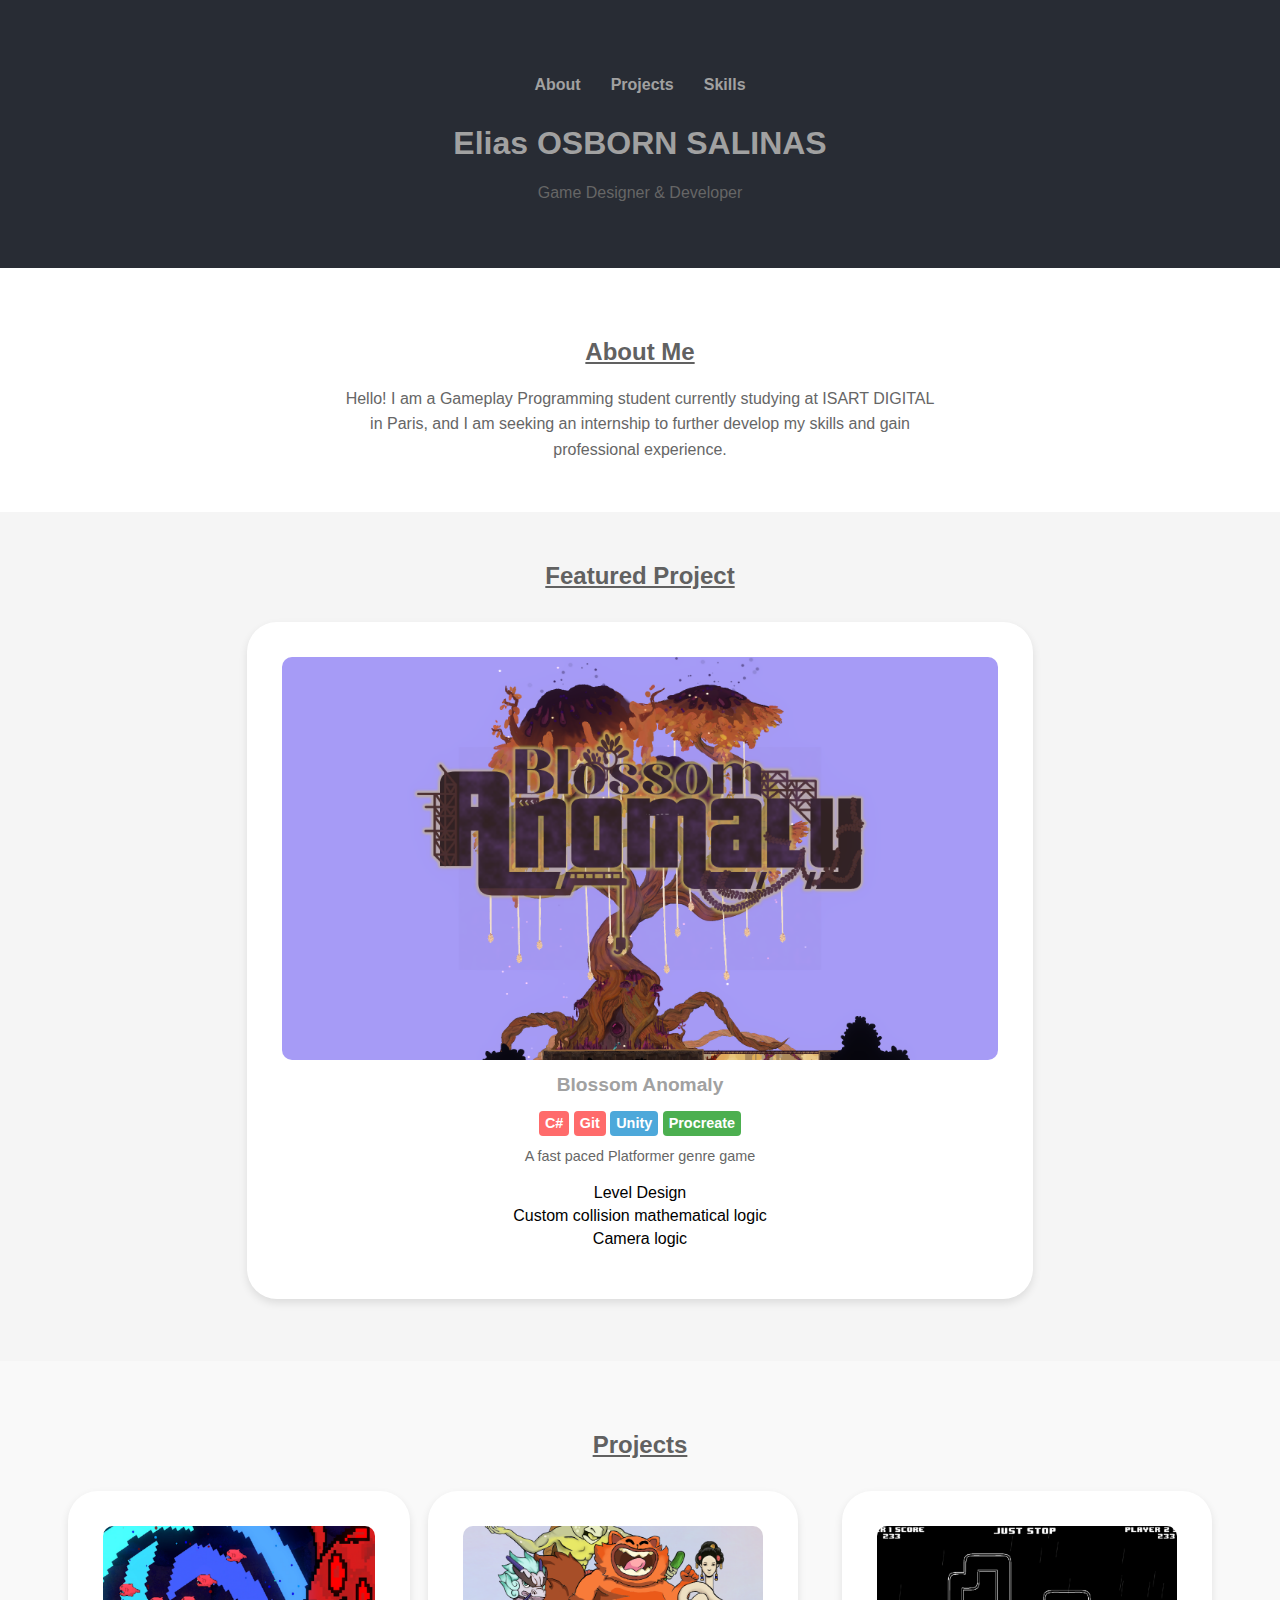
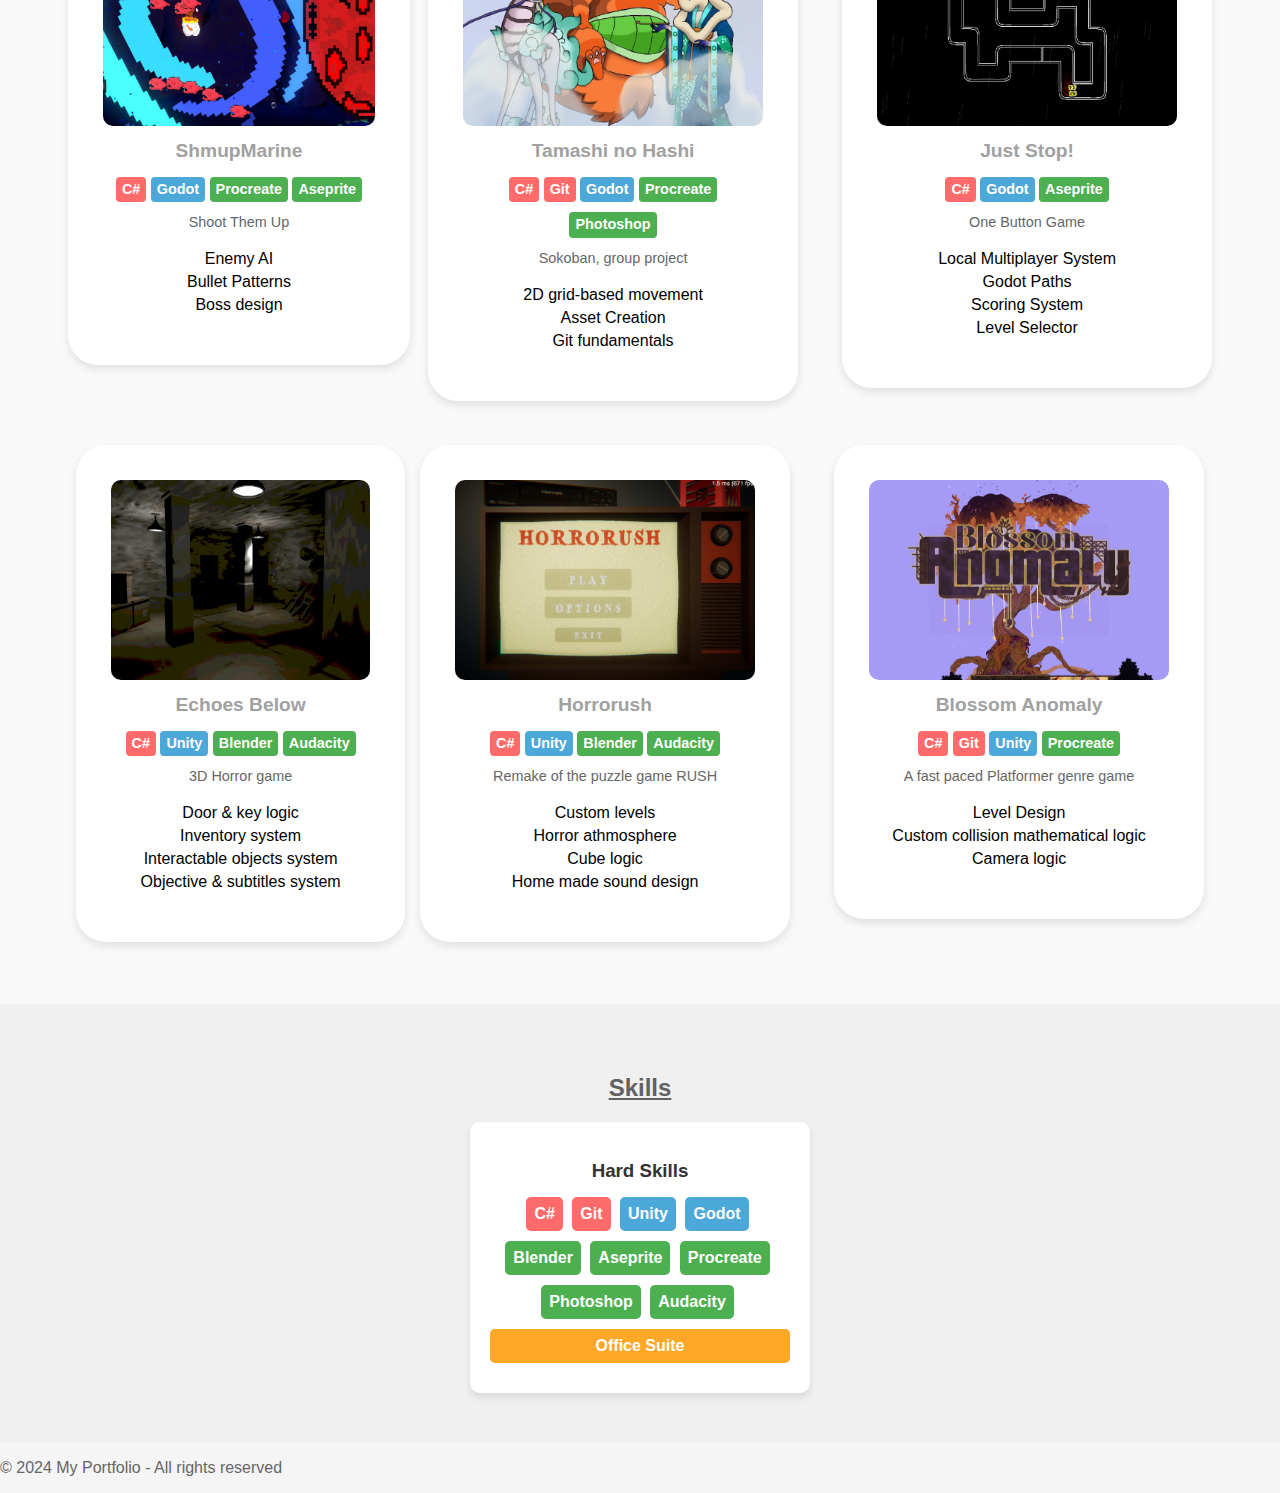
<file: index.html>
<!DOCTYPE html>
<html lang="en">
<head>
    <meta charset="UTF-8">
    <meta name="viewport" content="width=device-width, initial-scale=1.0">
    <meta name="description" content="Game Design and Development Portfolio">
    <title>Elias OSBORN SALINAS</title>
    <link rel="stylesheet" href="style.css">
</head>

<body>
    <!-- Header -->
    <header>
        <nav>
            <ul>
                <li><a href="#about">About</a></li>
                <li><a href="#projects">Projects</a></li>
                <li><a href="#skills">Skills</a></li>
            </ul>
        </nav>
        <h1>Elias OSBORN SALINAS</h1>
        <p>Game Designer & Developer</p>
    </header>

    <!-- About Section -->
    <section id="about">
        <h2>About Me</h2>
        <p>Hello! I am a Gameplay Programming student currently studying at ISART DIGITAL in Paris, and I am seeking an internship to further develop my skills and gain professional experience.</p>
    </section>

    <!-- Featured Project Section -->
    <section id="featured-project">
        <h2>Featured Project</h2>
        <a href="blossomanomaly.html" class="project-link">
            <div class="project">
                <img src="assets/images/blossomanomaly.png" alt="blossom_anomaly">
                <h3>Blossom Anomaly</h3>
                <p class="code-skill">C#</p>
                <p class="code-skill">Git</p>
                <p class="editor-skill">Unity</p>
                <p class="asset-skill">Procreate</p>
                <p>A fast paced Platformer genre game</p>
                <ul>
                    <li>Level Design</li>
                    <li>Custom collision mathematical logic</li>
                    <li>Camera logic</li>
                </ul>
            </div>
        </a>
    </section>

    <!-- Projects Section -->
    <section id="projects">
        <h2>Projects</h2>
        <div class="project-grid">
            <!-- ShmupMarine Project -->
            <a href="shmupmarine.html" class="project-link">
                <div class="project">
                    <img src="assets/images/project1.png" alt="ShmupMarine">
                    <h3>ShmupMarine</h3>
                    <p class="code-skill">C#</p>
                    <p class="editor-skill">Godot</p>
                    <p class="asset-skill">Procreate</p>
                    <p class="asset-skill">Aseprite</p>
                    <p>Shoot Them Up</p>
                    <ul>
                        <li>Enemy AI</li>
                        <li>Bullet Patterns</li>
                        <li>Boss design</li>
                    </ul>
                </div>
            </a>

            <!-- Tamashi no Hashi Project -->
            <a href="tamashi_no_hashi.html" class="project-link">
                <div class="project">
                    <img src="assets/images/project2.png" alt="Tamashi no Hashi">
                    <h3>Tamashi no Hashi</h3>
                    <p class="code-skill">C#</p>
                    <p class="code-skill">Git</p>
                    <p class="editor-skill">Godot</p>
                    <p class="asset-skill">Procreate</p>
                    <p class="asset-skill">Photoshop</p>
                    <p>Sokoban, group project</p>
                    <ul>
                        <li>2D grid-based movement</li>
                        <li>Asset Creation</li>
                        <li>Git fundamentals</li>
                    </ul>
                </div>
            </a>

            <!-- Just Stop! Project -->
            <a href="just_stop.html" class="project-link">
                <div class="project">
                    <img src="assets/images/juststop/just_stop_1.png" alt="Just Stop!">
                    <h3>Just Stop!</h3>
                    <p class="code-skill">C#</p>
                    <p class="editor-skill">Godot</p>
                    <p class="asset-skill">Aseprite</p>
                    <p>One Button Game</p>
                    <ul>
                        <li>Local Multiplayer System</li>
                        <li>Godot Paths</li>
                        <li>Scoring System</li>
                        <li>Level Selector</li>
                    </ul>
                </div>
            </a>

            <!-- Echoes Below Project -->
            <a href="echoes_below.html" class="project-link">
                <div class="project">
                    <img src="assets/images/project4.png" alt="Echoes Below">
                    <h3>Echoes Below</h3>
                    <p class="code-skill">C#</p>
                    <p class="editor-skill">Unity</p>
                    <p class="asset-skill">Blender</p>
                    <p class="asset-skill">Audacity</p>
                    <p>3D Horror game</p>
                    <ul>
                        <li>Door & key logic</li>
                        <li>Inventory system</li>
                        <li>Interactable objects system</li>
                        <li>Objective & subtitles system</li>
                    </ul>
                </div>
            </a>

            <!-- Horrorush Project -->
        <a href="horrorush.html" class="project-link">
            <div class="project">
                <img src="assets/images/horrorush.png" alt="Horrorush">
                <h3>Horrorush</h3>
                <p class="code-skill">C#</p>
                <p class="editor-skill">Unity</p>
                <p class="asset-skill">Blender</p>
                <p class="asset-skill">Audacity</p>
                <p>Remake of the puzzle game RUSH</p>
                <ul>
                    <li>Custom levels</li>
                    <li>Horror athmosphere</li>
                    <li>Cube logic</li>
                    <li>Home made sound design</li>
                </ul>
            </div>
        </a>
        <a href="blossomanomaly.html" class="project-link">
            <div class="project">
                <img src="assets/images/blossomanomaly.png" alt="blossom_anomaly">
                <h3>Blossom Anomaly</h3>
                <p class="code-skill">C#</p>
                <p class="code-skill">Git</p>
                <p class="editor-skill">Unity</p>
                <p class="asset-skill">Procreate</p>
                <p>A fast paced Platformer genre game</p>
                <ul>
                    <li>Level Design</li>
                    <li>Custom collision mathematical logic</li>
                    <li>Camera logic</li>
                </ul>
            </div>
        </a>
        </div>
    </section>

    <!-- Skills Section -->
    <section id="skills">
        <h2>Skills</h2>
        <div class="skills-container">
            <div class="skills-section">
                <h3>Hard Skills</h3>
                <ul class="hard-skills">
                    <li class="code-skill">C#</li>
                    <li class="code-skill">Git</li>
                    <li class="editor-skill">Unity</li>
                    <li class="editor-skill">Godot</li>
                    <li class="asset-skill">Blender</li>
                    <li class="asset-skill">Aseprite</li>
                    <li class="asset-skill">Procreate</li>
                    <li class="asset-skill">Photoshop</li>
                    <li class="asset-skill">Audacity</li>
                    <li class="tool-skill">Office Suite</li>
                </ul>
            </div>
        </div>
    </section>

    <!-- Footer -->
    <footer>
        <p>&copy; 2024 My Portfolio - All rights reserved</p>
    </footer>
</body>
</html>
</file>
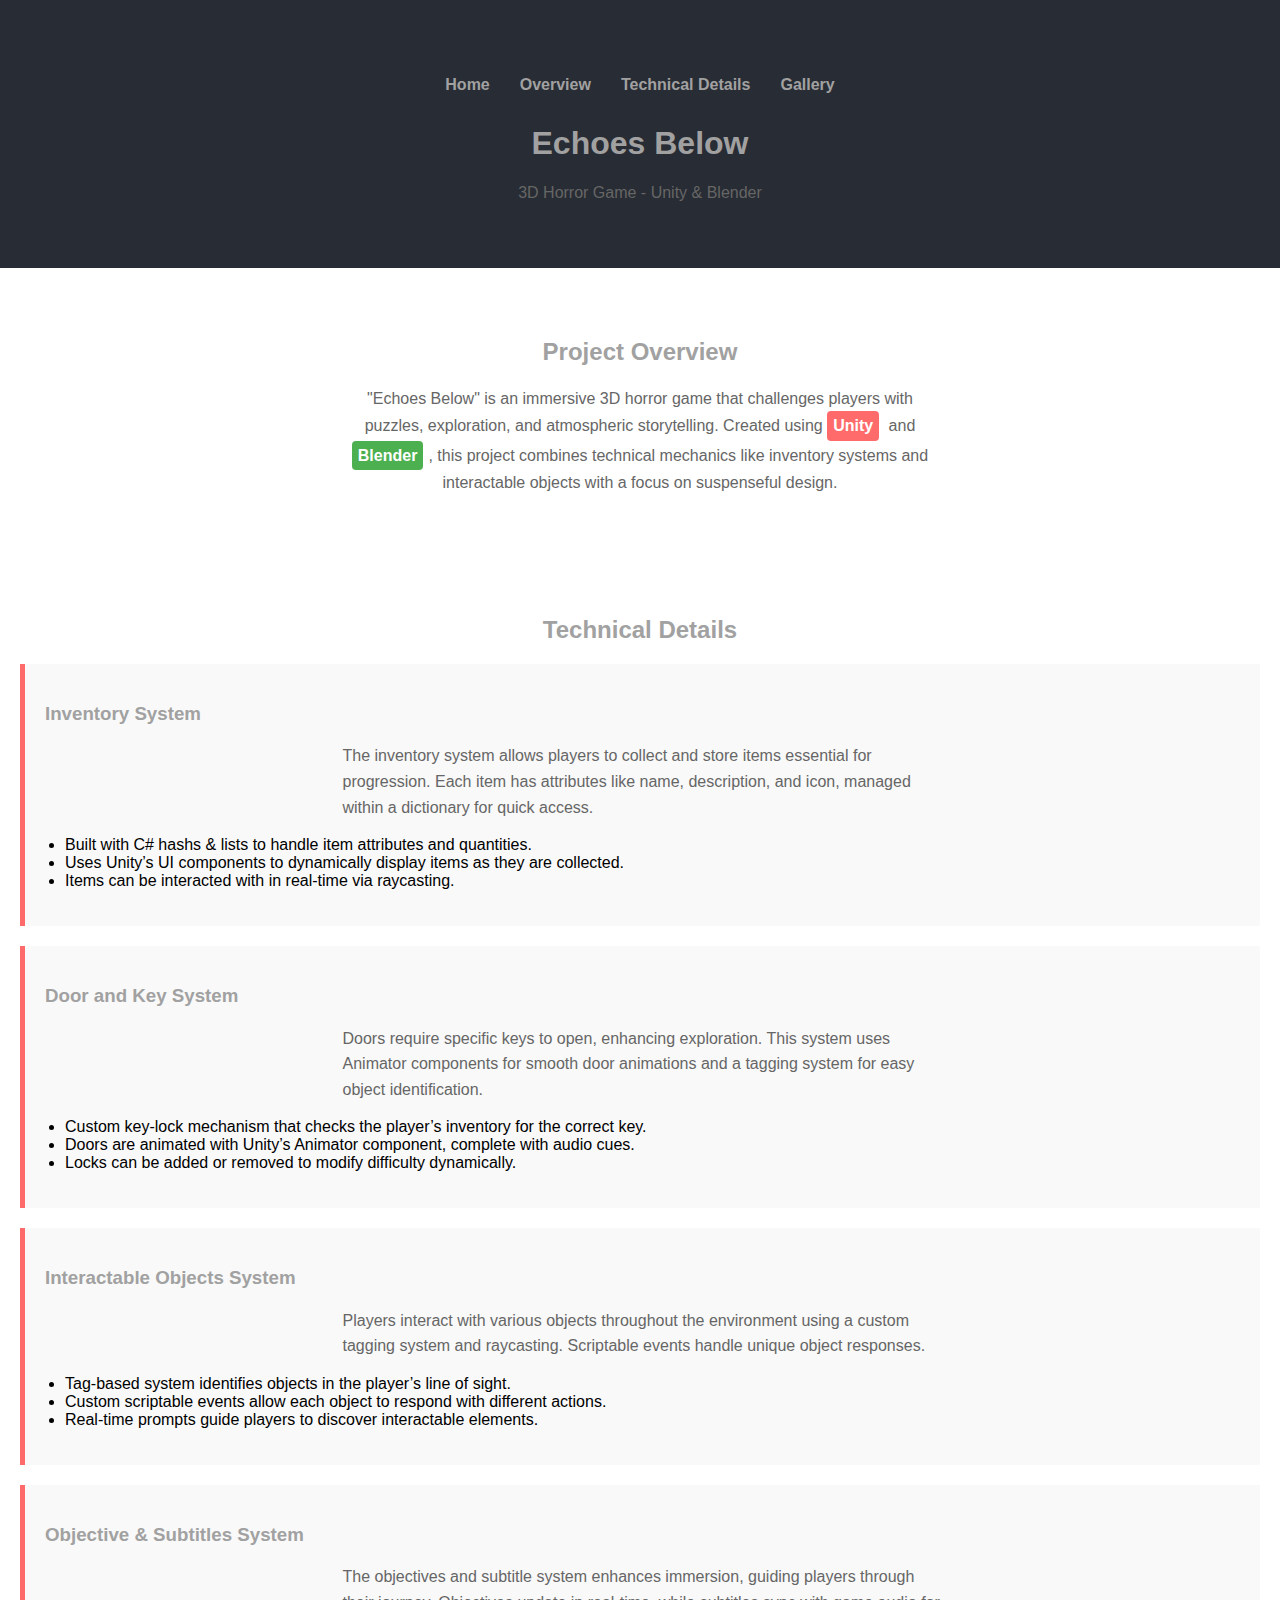
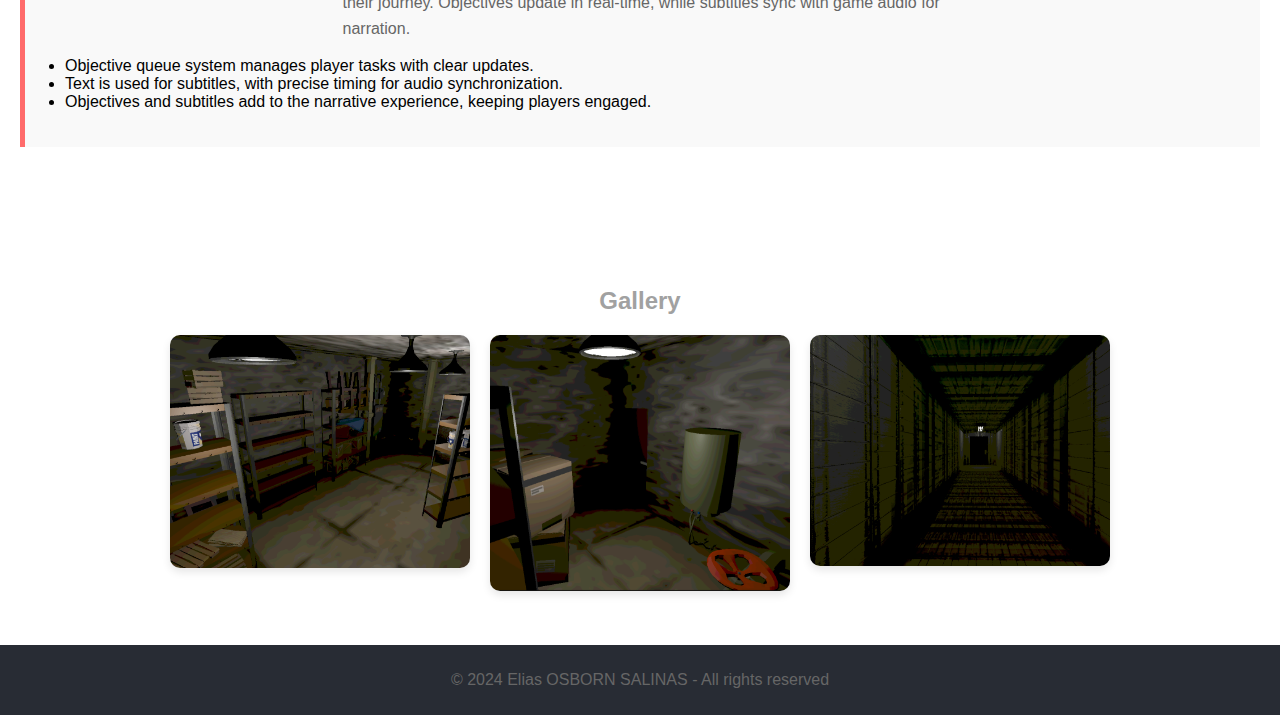
<file: echoes_below.html>
<!DOCTYPE html>
<html lang="en">
<head>
    <meta charset="UTF-8">
    <meta name="viewport" content="width=device-width, initial-scale=1.0">
    <meta name="description" content="Echoes Below - Project Details">
    <title>Echoes Below - Project Details</title>
    <link rel="stylesheet" href="echoesbelowstyle.css"> <!-- Link to the same stylesheet -->
</head>
<body>

    <!-- Header with Navigation -->
    <header>
        <nav>
            <ul>
                <li><a href="index.html">Home</a></li>
                <li><a href="#project-overview">Overview</a></li>
                <li><a href="#technical-details">Technical Details</a></li>
                <li><a href="#gallery">Gallery</a></li>
            </ul>
        </nav>
        <h1>Echoes Below</h1>
        <p>3D Horror Game - Unity & Blender</p>
    </header>

    <!-- Project Overview Section -->
    <section id="project-overview">
        <h2>Project Overview</h2>
        <p>"Echoes Below" is an immersive 3D horror game that challenges players with puzzles, exploration, and atmospheric storytelling. Created using <span class="code-skill">Unity</span> and <span class="asset-skill">Blender</span>, this project combines technical mechanics like inventory systems and interactable objects with a focus on suspenseful design.</p>
    </section>

    <!-- Technical Details Section -->
    <section id="technical-details">
        <h2>Technical Details</h2>

        <!-- Inventory System -->
        <div class="feature">
            <h3>Inventory System</h3>
            <p>The inventory system allows players to collect and store items essential for progression. Each item has attributes like name, description, and icon, managed within a dictionary for quick access.</p>
            <ul>
                <li>Built with C# hashs & lists to handle item attributes and quantities.</li>
                <li>Uses Unity’s UI components to dynamically display items as they are collected.</li>
                <li>Items can be interacted with in real-time via raycasting.</li>
            </ul>
        </div>

        <!-- Door & Key Logic -->
        <div class="feature">
            <h3>Door and Key System</h3>
            <p>Doors require specific keys to open, enhancing exploration. This system uses Animator components for smooth door animations and a tagging system for easy object identification.</p>
            <ul>
                <li>Custom key-lock mechanism that checks the player’s inventory for the correct key.</li>
                <li>Doors are animated with Unity’s Animator component, complete with audio cues.</li>
                <li>Locks can be added or removed to modify difficulty dynamically.</li>
            </ul>
        </div>

        <!-- Interactable Objects System -->
        <div class="feature">
            <h3>Interactable Objects System</h3>
            <p>Players interact with various objects throughout the environment using a custom tagging system and raycasting. Scriptable events handle unique object responses.</p>
            <ul>
                <li>Tag-based system identifies objects in the player’s line of sight.</li>
                <li>Custom scriptable events allow each object to respond with different actions.</li>
                <li>Real-time prompts guide players to discover interactable elements.</li>
            </ul>
        </div>

        <!-- Objective & Subtitles System -->
        <div class="feature">
            <h3>Objective & Subtitles System</h3>
            <p>The objectives and subtitle system enhances immersion, guiding players through their journey. Objectives update in real-time, while subtitles sync with game audio for narration.</p>
            <ul>
                <li>Objective queue system manages player tasks with clear updates.</li>
                <li>Text is used for subtitles, with precise timing for audio synchronization.</li>
                <li>Objectives and subtitles add to the narrative experience, keeping players engaged.</li>
            </ul>
        </div>
    </section>

    <section id="gallery">
        <h2>Gallery</h2>
        <div class="project-gallery">
            <a href="#lightbox1"><img src="assets/images/echoes_below/echoes_below_1.png" alt="Screenshot 1"></a>
            <a href="#lightbox2"><img src="assets/images/echoes_below/echoes_below_2.png" alt="Screenshot 2"></a>
            <a href="#lightbox3"><img src="assets/images/echoes_below/echoes_below_3.png" alt="Screenshot 3"></a>
        </div>
    
        <!-- Lightbox for each image -->
        <div id="lightbox1" class="lightbox">
            <button class="lightbox-close">&times;</button>
            <button class="lightbox-nav left" data-target="#lightbox3">&lt;</button>
            <img src="assets/images/echoes_below/echoes_below_1.png" alt="Screenshot 1">
            <button class="lightbox-nav right" data-target="#lightbox2">&gt;</button>
        </div>
        <div id="lightbox2" class="lightbox">
            <button class="lightbox-close">&times;</button>
            <button class="lightbox-nav left" data-target="#lightbox1">&lt;</button>
            <img src="assets/images/echoes_below/echoes_below_2.png" alt="Screenshot 2">
            <button class="lightbox-nav right" data-target="#lightbox3">&gt;</button>
        </div>
        <div id="lightbox3" class="lightbox">
            <button class="lightbox-close">&times;</button>
            <button class="lightbox-nav left" data-target="#lightbox2">&lt;</button>
            <img src="assets/images/echoes_below/echoes_below_3.png" alt="Screenshot 3">
            <button class="lightbox-nav right" data-target="#lightbox1">&gt;</button>
        </div>
    </section>
    

    <!-- Footer -->
    <footer>
        <p>&copy; 2024 Elias OSBORN SALINAS - All rights reserved</p>
    </footer>
    
    <!-- JavaScript -->
    <script>
        // Function to close the lightbox
        function closeLightbox(lightbox) {
            lightbox.style.display = 'none';
        }
    
        // Function to open the lightbox
        function openLightbox(lightboxId) {
            const lightbox = document.querySelector(lightboxId);
            lightbox.style.display = 'flex';
        }
    
        // Event listener for close buttons
        const closeButtons = document.querySelectorAll('.lightbox-close');
        closeButtons.forEach(button => {
            button.addEventListener('click', function() {
                closeLightbox(this.parentElement);
            });
        });
    
        // Event listeners for gallery links
        const galleryLinks = document.querySelectorAll('.project-gallery a');
        galleryLinks.forEach(link => {
            link.addEventListener('click', function(e) {
                e.preventDefault(); // Prevent default anchor behavior
                const lightboxId = this.getAttribute('href'); // Get lightbox ID
                openLightbox(lightboxId); // Open the lightbox
            });
        });
    
        // Event listeners for arrow navigation
        const navButtons = document.querySelectorAll('.lightbox-nav');
        navButtons.forEach(button => {
            button.addEventListener('click', function() {
                const currentLightbox = this.closest('.lightbox');
                const targetId = this.getAttribute('data-target'); // Get the target lightbox ID
                closeLightbox(currentLightbox); // Hide current lightbox
                openLightbox(targetId); // Show target lightbox
            });
        });
    </script>
    </body>
    </html>
</file>
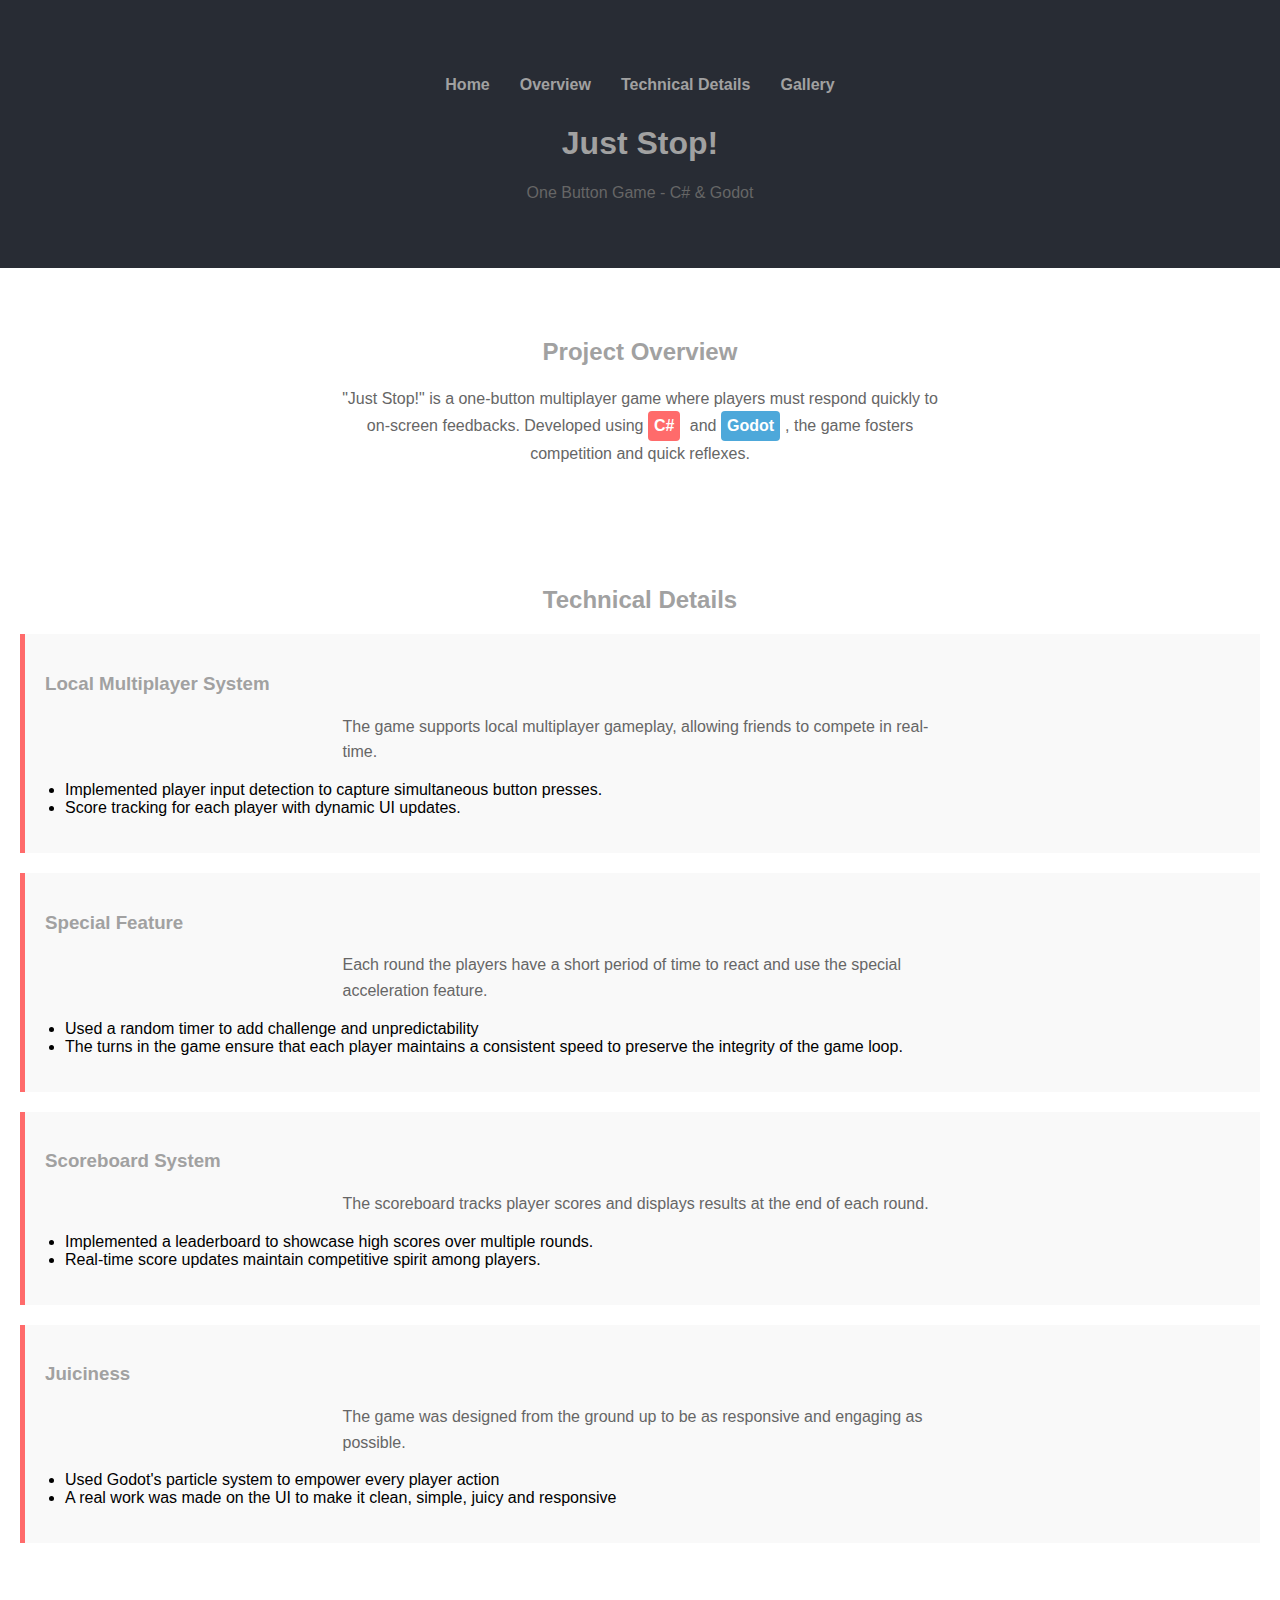
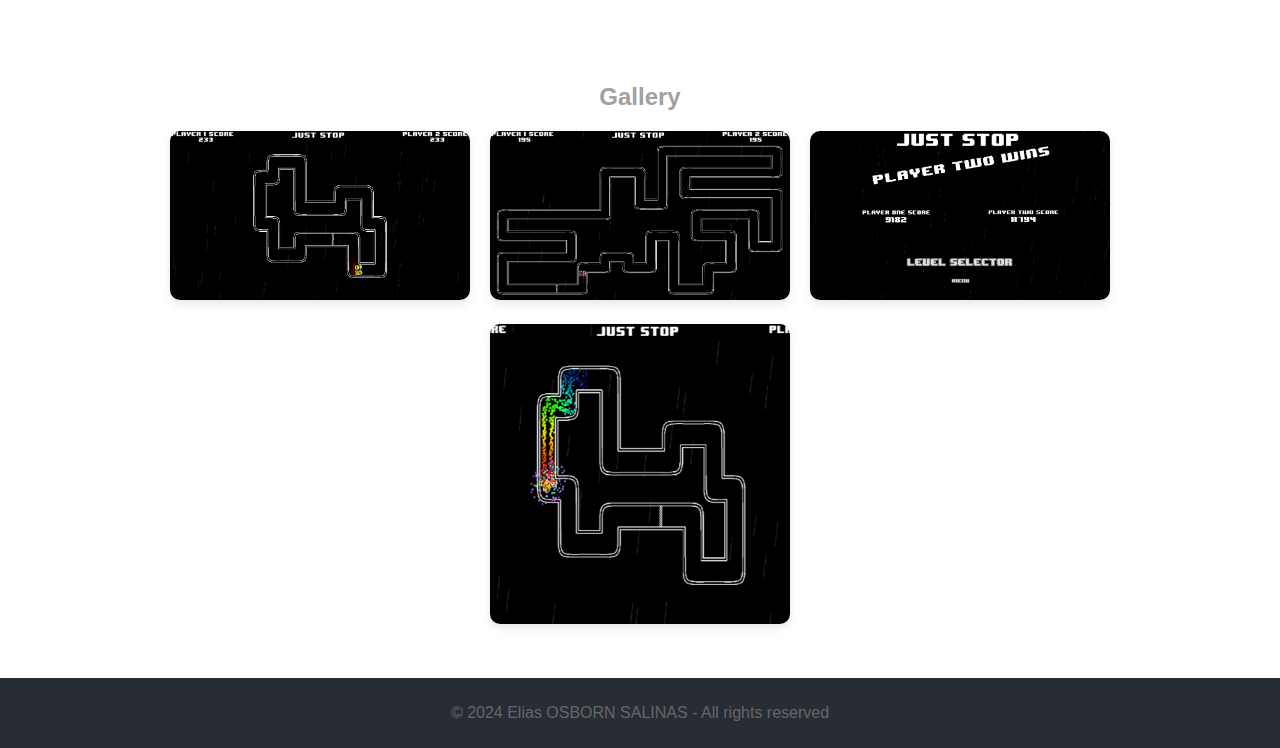
<file: just_stop.html>
<!DOCTYPE html>
<html lang="en">
<head>
    <meta charset="UTF-8">
    <meta name="viewport" content="width=device-width, initial-scale=1.0">
    <meta name="description" content="Just Stop! - Project Details">
    <title>Just Stop! - Project Details</title>
    <link rel="stylesheet" href="echoesbelowstyle.css"> <!-- Link to the same stylesheet -->

</head>
<body>

    <!-- Header with Navigation -->
    <header>
        <nav>
            <ul>
                <li><a href="index.html">Home</a></li>
                <li><a href="#project-overview">Overview</a></li>
                <li><a href="#technical-details">Technical Details</a></li>
                <li><a href="#gallery">Gallery</a></li>
            </ul>
        </nav>
        <h1>Just Stop!</h1>
        <p>One Button Game - C# & Godot</p>
    </header>

    <!-- Project Overview Section -->
    <section id="project-overview">
        <h2>Project Overview</h2>
        <p>"Just Stop!" is a one-button multiplayer game where players must respond quickly to on-screen feedbacks. Developed using <span class="code-skill">C#</span> and <span class="editor-skill">Godot</span>, the game fosters competition and quick reflexes.</p>
    </section>

    <!-- Technical Details Section -->
    <section id="technical-details">
        <h2>Technical Details</h2>

        <!-- Local Multiplayer System -->
        <div class="feature">
            <h3>Local Multiplayer System</h3>
            <p>The game supports local multiplayer gameplay, allowing friends to compete in real-time.</p>
            <ul>
                <li>Implemented player input detection to capture simultaneous button presses.</li>
                <li>Score tracking for each player with dynamic UI updates.</li>
            </ul>
        </div>

        <!-- Random Prompt Generation -->
        <div class="feature">
            <h3>Special Feature</h3>
            <p>Each round the players have a short period of time to react and use the special acceleration feature.</p>
            <ul>
                <li>Used a random timer to add challenge and unpredictability</li>
                <li>The turns in the game ensure that each player maintains a consistent speed to preserve the integrity of the game loop.</li>
            </ul>
        </div>

        <!-- Scoreboard System -->
        <div class="feature">
            <h3>Scoreboard System</h3>
            <p>The scoreboard tracks player scores and displays results at the end of each round.</p>
            <ul>
                <li>Implemented a leaderboard to showcase high scores over multiple rounds.</li>
                <li>Real-time score updates maintain competitive spirit among players.</li>
            </ul>
        </div>

        <div class="feature">
            <h3>Juiciness</h3>
            <p>The game was designed from the ground up to be as responsive and engaging as possible.</p>
            <ul>
                <li>Used Godot's particle system to empower every player action</li>
                <li>A real work was made on the UI to make it clean, simple, juicy and responsive</li>
            </ul>
        </div>
    </section>

    <!-- Gallery Section -->
    <section id="gallery">
        <h2>Gallery</h2>
        <div class="project-gallery">
            <a href="#lightbox1-1"><img src="assets/images/juststop/just_stop_1.png" alt="Screenshot 1"></a>
            <a href="#lightbox1-2"><img src="assets/images/juststop/just_stop_2.png" alt="Screenshot 2"></a>
            <a href="#lightbox1-3"><img src="assets/images/juststop/just_stop_3.png" alt="Screenshot 3"></a>
            <a href="#lightbox1-4"><img src="assets/images/juststop/just_stop_4.png" alt="Screenshot 4"></a>
        </div>
    
        <!-- Lightbox for each image -->
        <div id="lightbox1-1" class="lightbox">
            <a href="#" class="lightbox-close">&times;</a>
            <img src="assets/images/juststop/just_stop_1.png" alt="Screenshot 1">
            <button class="lightbox-nav left" data-target="#lightbox1-3">&lt;</button>
            <button class="lightbox-nav right" data-target="#lightbox1-2">&gt;</button>
        </div>
        <div id="lightbox1-2" class="lightbox">
            <a href="#" class="lightbox-close">&times;</a>
            <img src="assets/images/juststop/just_stop_2.png" alt="Screenshot 2">
            <button class="lightbox-nav left" data-target="#lightbox1-1">&lt;</button>
            <button class="lightbox-nav right" data-target="#lightbox1-3">&gt;</button>
        </div>
        <div id="lightbox1-3" class="lightbox">
            <a href="#" class="lightbox-close">&times;</a>
            <img src="assets/images/juststop/just_stop_3.png" alt="Screenshot 3">
            <button class="lightbox-nav left" data-target="#lightbox1-2">&lt;</button>
            <button class="lightbox-nav right" data-target="#lightbox1-1">&gt;</button>
        </div>
        <div id="lightbox1-4" class="lightbox">
            <a href="#" class="lightbox-close">&times;</a>
            <img src="assets/images/juststop/just_stop_4.png" alt="Screenshot 4">
            <button class="lightbox-nav left" data-target="#lightbox1-3">&lt;</button>
            <button class="lightbox-nav right" data-target="#lightbox1-1">&gt;</button>
        </div>
        
    </section>
    <!-- Footer -->
    <footer>
        <p>&copy; 2024 Elias OSBORN SALINAS - All rights reserved</p>
    </footer>
    
    <!-- JavaScript -->
    <script>
        // Function to close the lightbox
        function closeLightbox(lightbox) {
            lightbox.style.display = 'none';
        }
    
        // Function to open the lightbox
        function openLightbox(lightboxId) {
            const lightbox = document.querySelector(lightboxId);
            lightbox.style.display = 'flex';
        }
    
        // Event listener for close buttons
        const closeButtons = document.querySelectorAll('.lightbox-close');
        closeButtons.forEach(button => {
            button.addEventListener('click', function() {
                closeLightbox(this.parentElement);
            });
        });
    
        // Event listeners for gallery links
        const galleryLinks = document.querySelectorAll('.project-gallery a');
        galleryLinks.forEach(link => {
            link.addEventListener('click', function(e) {
                e.preventDefault(); // Prevent default anchor behavior
                const lightboxId = this.getAttribute('href'); // Get lightbox ID
                openLightbox(lightboxId); // Open the lightbox
            });
        });
    
        // Event listeners for arrow navigation
        const navButtons = document.querySelectorAll('.lightbox-nav');
        navButtons.forEach(button => {
            button.addEventListener('click', function() {
                const currentLightbox = this.closest('.lightbox');
                const targetId = this.getAttribute('data-target'); // Get the target lightbox ID
                closeLightbox(currentLightbox); // Hide current lightbox
                openLightbox(targetId); // Show target lightbox
            });
        });
    </script>
    </body>
    </html>
</file>
<file: style.css>
/* Global Styles */
body {
    font-family: Arial, sans-serif;
    margin: 0;
    padding: 0;
    background-color: #f5f5f5;
}

h1, h2, h3 {
    color: #a1a1a1;
}
/* Style des titres de section */
h2 {
    font-weight: bold; /* Met en gras */
    color: #616161; /* Change la couleur en noir */
    text-decoration: underline; /* Souligne */
}
p {
    color: #666;
}

/* Header */
header {
    background-color: #282c34;
    color: #a1a1a1;
    text-align: center;
    padding: 50px 20px;
}

    header nav ul {
        list-style-type: none;
        padding: 0;
        display: flex;
        justify-content: center;
        flex-wrap: wrap;
    }

        header nav ul li {
            margin: 10px 15px;
        }

            header nav ul li a {
                color: #a1a1a1;
                text-decoration: none;
                font-weight: bold;
                transition: color 0.3s, transform 0.3s;
            }

                header nav ul li a:hover {
                    color: #ff6b6b; /* Juicy hover color */
                    transform: scale(1.1);
                }

/* About Section */
#about {
    text-align: center;
    padding: 50px 20px;
    background-color: #ffffff;
}

    #about p {
        max-width: 90%;
        margin: 0 auto;
        line-height: 1.6;
    }

@media (min-width: 768px) {
    #about p {
        max-width: 600px;
    }
}

/* Featured Projects Section */
#featured-project {
    text-align: center;
    margin: 50px auto;
}
#featured-project .project {
    display: inline-block;
    max-width: 800px;
    text-align: center;
}
#featured-project img {
    width: 100%;
    max-width: 800px;
    height: auto;
    border-radius: 10px;
}

/* Projects Section */
#projects {
    padding: 50px 20px;
    background-color: #f9f9f9;
    text-align: center;
}

.project-grid {
    display: flex;
    justify-content: center;
    gap: 20px; /* Maintain consistent gap between project panels */
    flex-wrap: wrap;
}

.project {
    background-color: white;
    padding: 35px;
    border-radius: 30px;
    box-shadow: 0px 4px 8px rgba(0, 0, 0, 0.1);
    width: 80%;
    max-width: 300px;
    margin: 12px; 
    transition: transform 0.3s, box-shadow 0.3s;
    text-align: center; 
}

    .project:hover {
        transform: translateY(-10px);
        box-shadow: 0px 8px 16px rgba(0, 0, 0, 0.2);
    }

    .project img {
        width: 100%;
        height: 200px; 
        object-fit: cover;
        border-radius: 10px;
    }

    .project h3 {
        margin: 10px 0;
        font-size: 1.2em;
        color: #a1a1a1;
    }

    .project p {
        margin: 5px 0;
        font-size: 0.9em;
        line-height: 1.5;
    }

    .project ul {
        padding: 0; 
        list-style-type: none; /* Removes bullet points */
    }

        .project ul li {
            text-align: center; /* Centers each list item */
            margin: 5px 0; /* Adds spacing between items */
        }

.project-link {
    display: inline-block;
    text-decoration: none; 
    color: inherit;
}

    /* Ensure the hover effect applies to the project card */
    .project-link .project {
        cursor: pointer; /* Pointer cursor to indicate clickability */
    }

        .project-link .project:hover {
            transform: translateY(-10px);
            box-shadow: 0px 8px 16px rgba(0, 0, 0, 0.2);
        }

    /* Ensure the hover effect applies to the project card */
    .project-link .project {
        cursor: pointer; /* Pointer cursor to indicate clickability */
    }

        .project-link .project:hover {
            transform: translateY(-10px);
            box-shadow: 0px 8px 16px rgba(0, 0, 0, 0.2);
        }

/* Project Detail Styles */
.project-detail {
    padding: 20px;
    background-color: #ffffff;
    border-radius: 10px;
    box-shadow: 0px 4px 8px rgba(0, 0, 0, 0.1);
    margin: 20px auto; /* Centers the project detail */
    max-width: 800px; /* Limits the width for readability */
}

    .project-detail h2 {
        color: #333; /* Darker color for project titles */
    }

    .project-detail img {
        width: 100%; /* Responsive images */
        border-radius: 10px;
    }

.project-description {
    margin: 20px 0; /* Margin around project description */
    line-height: 1.6; /* Improves readability */
}

.feature {
    background-color: #f9f9f9; /* Light background for features */
    padding: 10px;
    border-left: 5px solid #ff6b6b; /* Highlighting the feature */
    margin: 10px 0; /* Spacing between features */
}

.footer {
    text-align: center; /* Centers text in the footer */
    padding: 10px 0;
    background: #282c34; /* Dark footer */
    color: #a1a1a1; /* Light footer text */
}

/* Color Coding for Skills */
.code-skill {
    background-color: #ff6b6b; /* Red for Coding Languages */
    color: #fff; /* White text for contrast */
    font-weight: bold;
    display: inline-block;
    padding: 2px 6px;
    border-radius: 4px;
    margin-right: 5px;
}

.editor-skill {
    background-color: #4da8da; /* Blue for Editors */
    color: #fff; /* White text for contrast */
    font-weight: bold;
    display: inline-block;
    padding: 2px 6px;
    border-radius: 4px;
    margin-right: 5px;
}

.asset-skill {
    background-color: #4caf50; /* Green for Asset Creation Software */
    color: #fff; /* White text for contrast */
    font-weight: bold;
    display: inline-block;
    padding: 2px 6px;
    border-radius: 4px;
    margin-right: 5px;
}

/* Skills Section */
#skills {
    padding: 50px 20px;
    background-color: #f0f0f0;
    text-align: center;
}

.skills-container {
    display: flex;
    justify-content: center;
    gap: 40px;
    flex-wrap: wrap;
    max-width: 1000px;
    margin: 0 auto;
}

.skills-section {
    background-color: white;
    border-radius: 10px;
    box-shadow: 0px 4px 8px rgba(0, 0, 0, 0.1);
    padding: 20px;
    width: 100%;
    max-width: 300px;
}

    .skills-section h3 {
        margin-bottom: 15px;
        color: #333;
    }

    .skills-section ul {
        list-style-type: none;
        padding: 0;
        margin: 0;
    }

    .skills-section li {
        padding: 8px;
        border-radius: 5px;
        margin-bottom: 10px;
        color: #ffffff;
        font-weight: bold;
        transition: transform 0.3s, box-shadow 0.3s;
    }

        .skills-section li:hover {
            transform: translateY(-5px);
            box-shadow: 0px 4px 10px rgba(0, 0, 0, 0.2);
        }

/* Colors for Hard Skills */
.code-skill {
    background-color: #ff6b6b; /* Red for Coding Languages */
}

.editor-skill {
    background-color: #4da8da; /* Blue for Editors */
}

.asset-skill {
    background-color: #4caf50; /* Green for Asset Creation Software */
}

.tool-skill {
    background-color: #ffa726; /* Orange for Tools like Office Suite */
}

/* Soft Skills */
.soft-skills li {
    background-color: #b0bec5; /* Light Grey for Soft Skills */
    color: #333;
}

/* Media Queries for Responsiveness */
@media (max-width: 768px) {
    .skills-container {
        flex-direction: column;
        align-items: center;
        gap: 20px;
    }

    .skills-section {
        max-width: 100%;
    }
}
</file>
<file: echoesbelowstyle.css>
/* Global Styles */
body {
    font-family: Arial, sans-serif;
    margin: 0;
    padding: 0;
    background-color: #f5f5f5;
}

h1, h2, h3 {
    color: #a1a1a1;
}

p {
    color: #666;
}

/* Header */
header {
    background-color: #282c34;
    color: #a1a1a1;
    text-align: center;
    padding: 50px 20px;
}

    header nav ul {
        list-style-type: none;
        padding: 0;
        display: flex;
        justify-content: center;
        flex-wrap: wrap;
    }

        header nav ul li {
            margin: 10px 15px;
        }

            header nav ul li a {
                color: #a1a1a1;
                text-decoration: none;
                font-weight: bold;
                transition: color 0.3s, transform 0.3s;
            }

                header nav ul li a:hover {
                    color: #ff6b6b;
                    transform: scale(1.1);
                }

/* Project Overview Section */
#project-overview, #technical-details, #gallery {
    padding: 50px 20px;
    background-color: #ffffff;
    text-align: center;
}

    #project-overview p, #technical-details p {
        max-width: 90%;
        margin: 0 auto;
        line-height: 1.6;
    }

@media (min-width: 768px) {
    #project-overview p, #technical-details p {
        max-width: 600px;
    }
}

/* Feature Styling */
.feature {
    background-color: #f9f9f9;
    padding: 20px;
    border-left: 5px solid #ff6b6b;
    margin: 20px 0;
    text-align: left;
}

    .feature h3 {
        color: #a1a1a1;
    }

    .feature ul {
        list-style-type: disc;
        padding-left: 20px;
    }

/* Gallery Section */
.project-gallery {
    display: flex;
    justify-content: center;
    gap: 20px;
    flex-wrap: wrap;
}

    .project-gallery img {
        width: 100%;
        max-width: 300px;
        height: auto;
        border-radius: 10px;
        box-shadow: 0px 4px 8px rgba(0, 0, 0, 0.1);
        transition: transform 0.3s, box-shadow 0.3s;
    }

        .project-gallery img:hover {
            transform: translateY(-10px);
            box-shadow: 0px 8px 16px rgba(0, 0, 0, 0.2);
        }

/* Lightbox styling */
.lightbox {
    display: none; /* Hidden by default */
    position: fixed;
    top: 0;
    left: 0;
    width: 100%;
    height: 100%;
    background-color: rgba(0, 0, 0, 0.8); /* Dark background */
    align-items: center;
    justify-content: center;
    z-index: 1000;
}

.lightbox img {
    max-width: 90%;
    max-height: 90%;
    border-radius: 10px;
    box-shadow: 0px 4px 16px rgba(0, 0, 0, 0.3);
}

.lightbox:target {
    display: flex; /* Show the lightbox when targeted */
}

/* Close button for the lightbox */
.lightbox-close {
    position: absolute;
    top: 20px;
    right: 20px;
    color: #ffffff;
    font-size: 30px;
    text-decoration: none;
    font-weight: bold;
    transition: color 0.3s;
}

.lightbox-close:hover {
    color: #ff6b6b;
}

.lightbox-nav {
    position: absolute;
    top: 50%;
    transform: translateY(-50%);
    background-color: rgba(255, 255, 255, 0.7);
    border: none;
    border-radius: 50%;
    padding: 10px;
    cursor: pointer;
    font-size: 24px;
    color: #333;
    transition: background-color 0.3s, color 0.3s;
}

.lightbox-nav.left {
    left: 20px;
}

.lightbox-nav.right {
    right: 20px;
}

.lightbox-nav:hover {
    background-color: rgba(255, 255, 255, 1);
    color: #ff6b6b;
}

/* Skill Tags */
.code-skill, .editor-skill, .asset-skill {
    color: #fff;
    font-weight: bold;
    display: inline-block;
    padding: 2px 6px;
    border-radius: 4px;
    margin-right: 5px;
}

.code-skill {
    background-color: #ff6b6b;
}

.editor-skill {
    background-color: #4da8da;
}

.asset-skill {
    background-color: #4caf50;
}

/* Footer */
footer {
    text-align: center;
    padding: 10px 0;
    background: #282c34;
    color: #a1a1a1;
}

/* Media Queries for Responsiveness */
@media (max-width: 768px) {
    .project-gallery {
        flex-direction: column;
        align-items: center;
        gap: 20px;
    }
}
</file>
